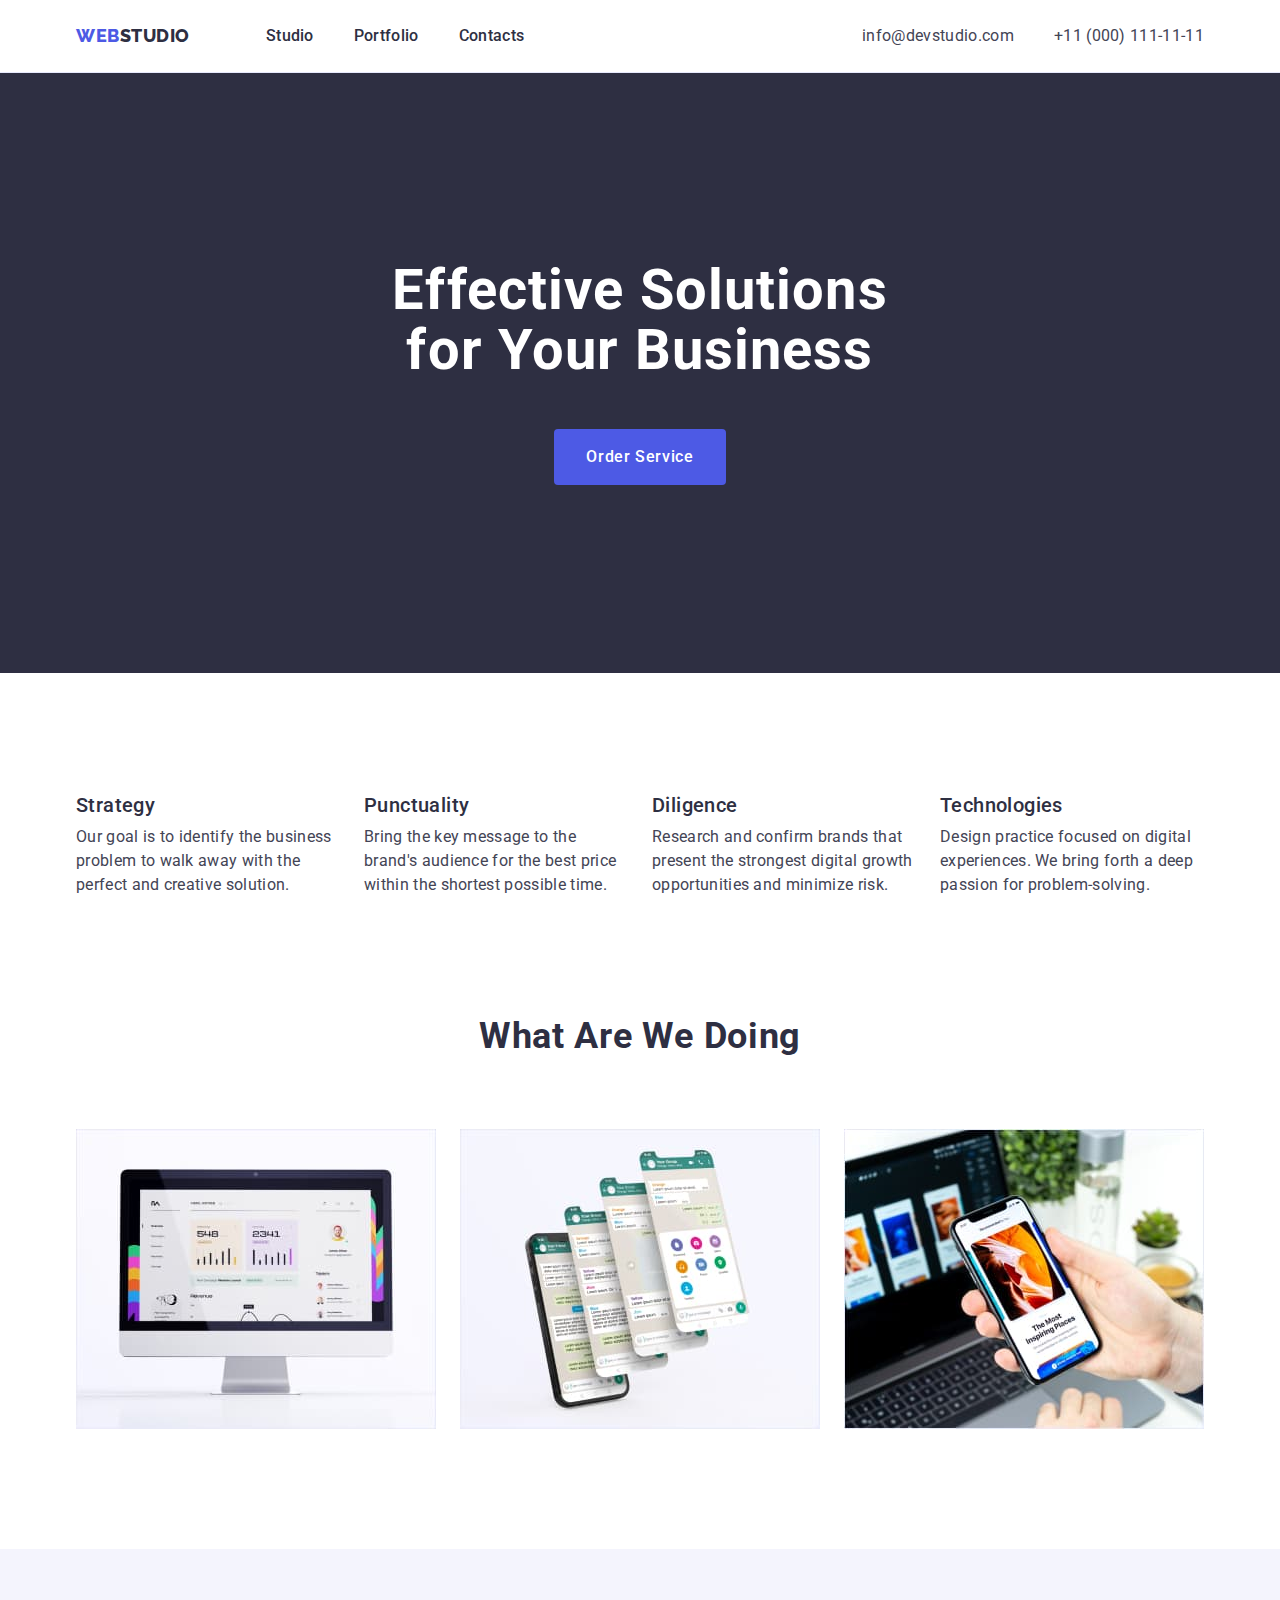
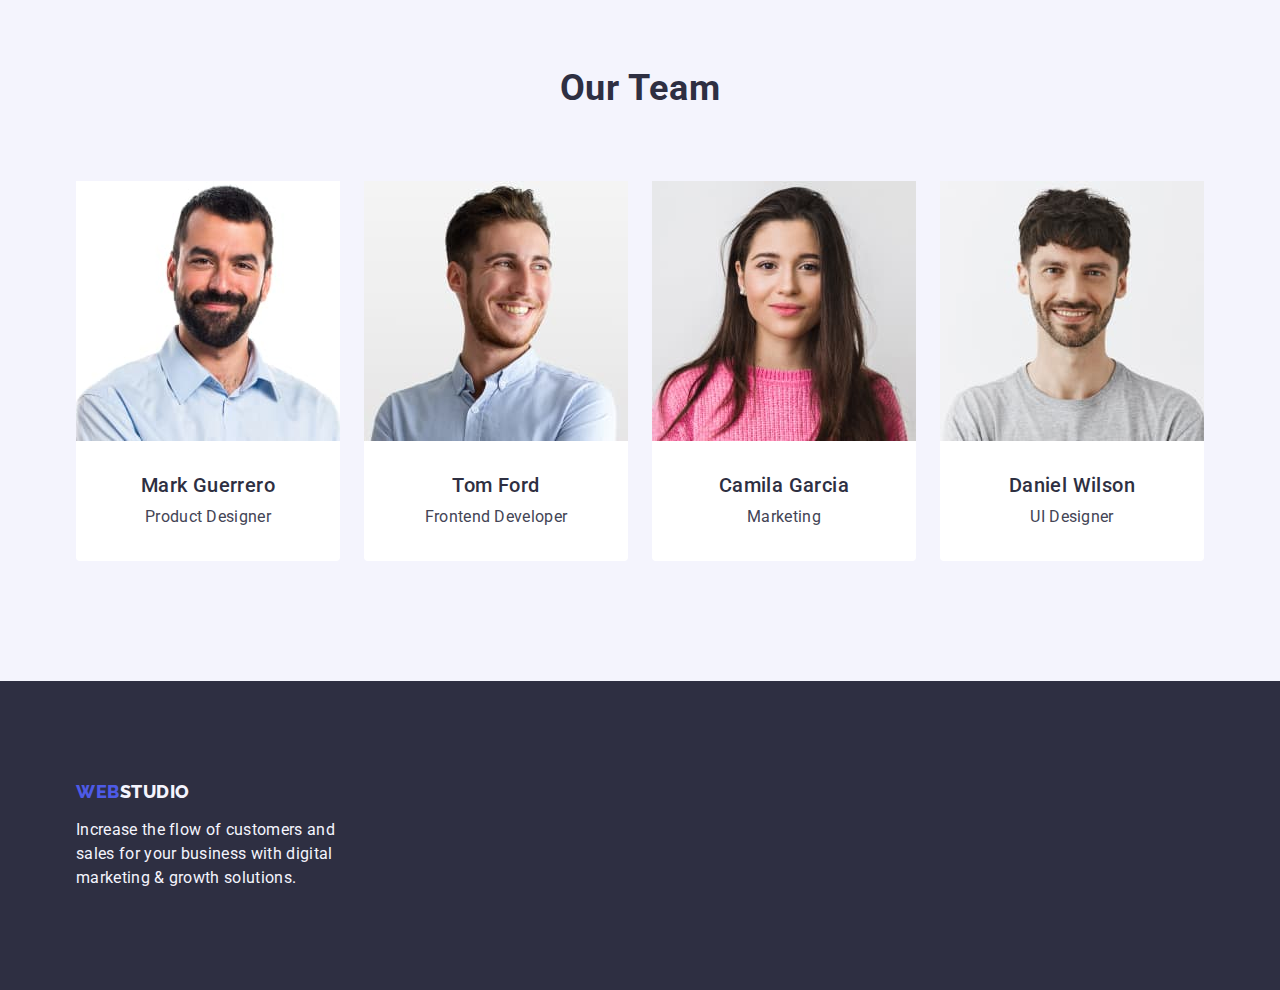
<file: index.html>
<!DOCTYPE html>
<html lang="en">
  <head>
    <meta charset="UTF-8" />
    <meta http-equiv="X-UA-Compatible" content="IE=edge" />
    <meta name="viewport" content="width=device-width, initial-scale=1.0" />
    <link rel="preconnect" href="https://fonts.googleapis.com" />
    <link rel="preconnect" href="https://fonts.gstatic.com" crossorigin />
    <link
      href="https://fonts.googleapis.com/css2?family=Raleway:wght@800&family=Roboto:wght@400;500;700;900&display=swap"
      rel="stylesheet"
    />
    <!-- Normalize -->
    <link
      rel="stylesheet"
      href="https://cdn.jsdelivr.net/npm/modern-normalize@2.0.0/modern-normalize.min.css"
    />
    <link rel="stylesheet" href="./css/style.css" />
    <title>WebStudio</title>
  </head>

  <body>
    <header class="header-style">
      <div class="container header-container">
        <nav class="header-nav">
          <a class="link logo-web" href="./index.html">
            Web<span class="logo-studio-dark">Studio</span>
          </a>
          <ul class="list header-list">
            <li><a class="link nav-links" href="./index.html">Studio</a></li>
            <li>
              <a class="link nav-links" href="./portfolio.html">Portfolio</a>
            </li>
            <li><a class="link nav-links" href="">Contacts</a></li>
          </ul>
        </nav>
        <address class="adress">
          <ul class="list contact-list">
            <li>
              <a class="link header-contacts" href="mailto:info@devstudio.com"
                >info@devstudio.com</a
              >
            </li>
            <li>
              <a class="link header-contacts" href="tel:+110001111111"
                >+11 (000) 111-11-11</a
              >
            </li>
          </ul>
        </address>
      </div>
    </header>

    <main>
      <!--main section   Effective Solutions for Your Business-->
      <section class="hero-section-style">
        <div class="container hero-section-conatiner">
          <h1 class="hero-title">Effective Solutions for Your Business</h1>
          <button class="hero-button" type="button">Order Service</button>
        </div>
      </section>

      <!--Section 2- our advantages-->
      <section class="section-advantages-style">
        <div class="container">
          <h2 class="visually-hidden">Our advantages</h2>
          <ul class="list advantages-list">
            <li class="advantages-list-card">
              <h3 class="card-titles">Strategy</h3>
              <p class="card-description">
                Our goal is to identify the business problem to walk away with
                the perfect and creative solution.
              </p>
            </li>
            <li class="advantages-list-card">
              <h3 class="card-titles">Punctuality</h3>
              <p class="card-description">
                Bring the key message to the brand's audience for the best price
                within the shortest possible time.
              </p>
            </li>
            <li class="advantages-list-card">
              <h3 class="card-titles">Diligence</h3>
              <p class="card-description">
                Research and confirm brands that present the strongest digital
                growth opportunities and minimize risk.
              </p>
            </li>
            <li class="advantages-list-card">
              <h3 class="card-titles">Technologies</h3>
              <p class="card-description">
                Design practice focused on digital experiences. We bring forth a
                deep passion for problem-solving.
              </p>
            </li>
          </ul>
        </div>
      </section>

      <!--Section 3 What are we doing-->
      <section class="section-what-style">
        <div class="container">
          <h2 class="section-titles title-what-are">What are we doing</h2>
          <ul class="list list-img-what">
            <li class="img-what-are-we-doing">
              <img
                src="./images_main_page/computer.jpg"
                alt="computer"
                height="300"
                width="360"
              />
            </li>
            <li class="img-what-are-we-doing">
              <img
                src="./images_main_page/phone.jpg"
                alt="phone"
                height="300"
                width="360"
              />
            </li>
            <li class="img-what-are-we-doing">
              <img
                src="./images_main_page/phone_in_hand.jpg"
                alt="phone in hand"
                height="300"
                width="360"
              />
            </li>
          </ul>
        </div>
      </section>

      <!--section 4 our team-->
      <section class="section-team-style">
        <div class="container">
          <h2 class="section-titles title-team">Our Team</h2>
          <ul class="list team-list">
            <li class="card">
              <img
                class="img-team"
                src="./images_main_page/mark_guerrero_product_des.jpg"
                alt="Mark Guerrero"
                height="260"
                width="264"
              />
              <div class="container team-names-container">
                <h3 class="card-titles team">Mark Guerrero</h3>
                <p class="card-description team">Product Designer</p>
              </div>
            </li>
            <li class="card">
              <img
                class="img-team"
                src="./images_main_page/tom_ford_frontend_dev.jpg"
                alt="Tom Ford"
                height="260"
                width="264"
              />
              <div class="container team-names-container">
                <h3 class="card-titles team">Tom Ford</h3>
                <p class="card-description team">Frontend Developer</p>
              </div>
            </li>
            <li class="card">
              <img
                class="img-team"
                src="./images_main_page/camila_garcia_Marketing.jpg"
                alt="Camila Garcia"
                height="260"
                width="264"
              />
              <div class="container team-names-container">
                <h3 class="card-titles team">Camila Garcia</h3>
                <p class="card-description team">Marketing</p>
              </div>
            </li>
            <li class="card">
              <img
                class="img-team"
                src="./images_main_page/daniel_wilson_ui_des.jpg"
                alt="Daniel Wilson"
                height="260"
                width="264"
              />
              <div class="container team-names-container">
                <h3 class="card-titles team">Daniel Wilson</h3>
                <p class="card-description team">UI Designer</p>
              </div>
            </li>
          </ul>
        </div>
      </section>
    </main>

    <!--footer-->
    <footer class="footer-style">
      <div class="container">
        <a class="link logo-web" href="./index.html"
          >Web<span class="logo-studio-light">Studio</span></a
        >
        <p class="footer-text">
          Increase the flow of customers and sales for your business with
          digital marketing & growth solutions.
        </p>
      </div>
    </footer>
  </body>
</html>
</file>
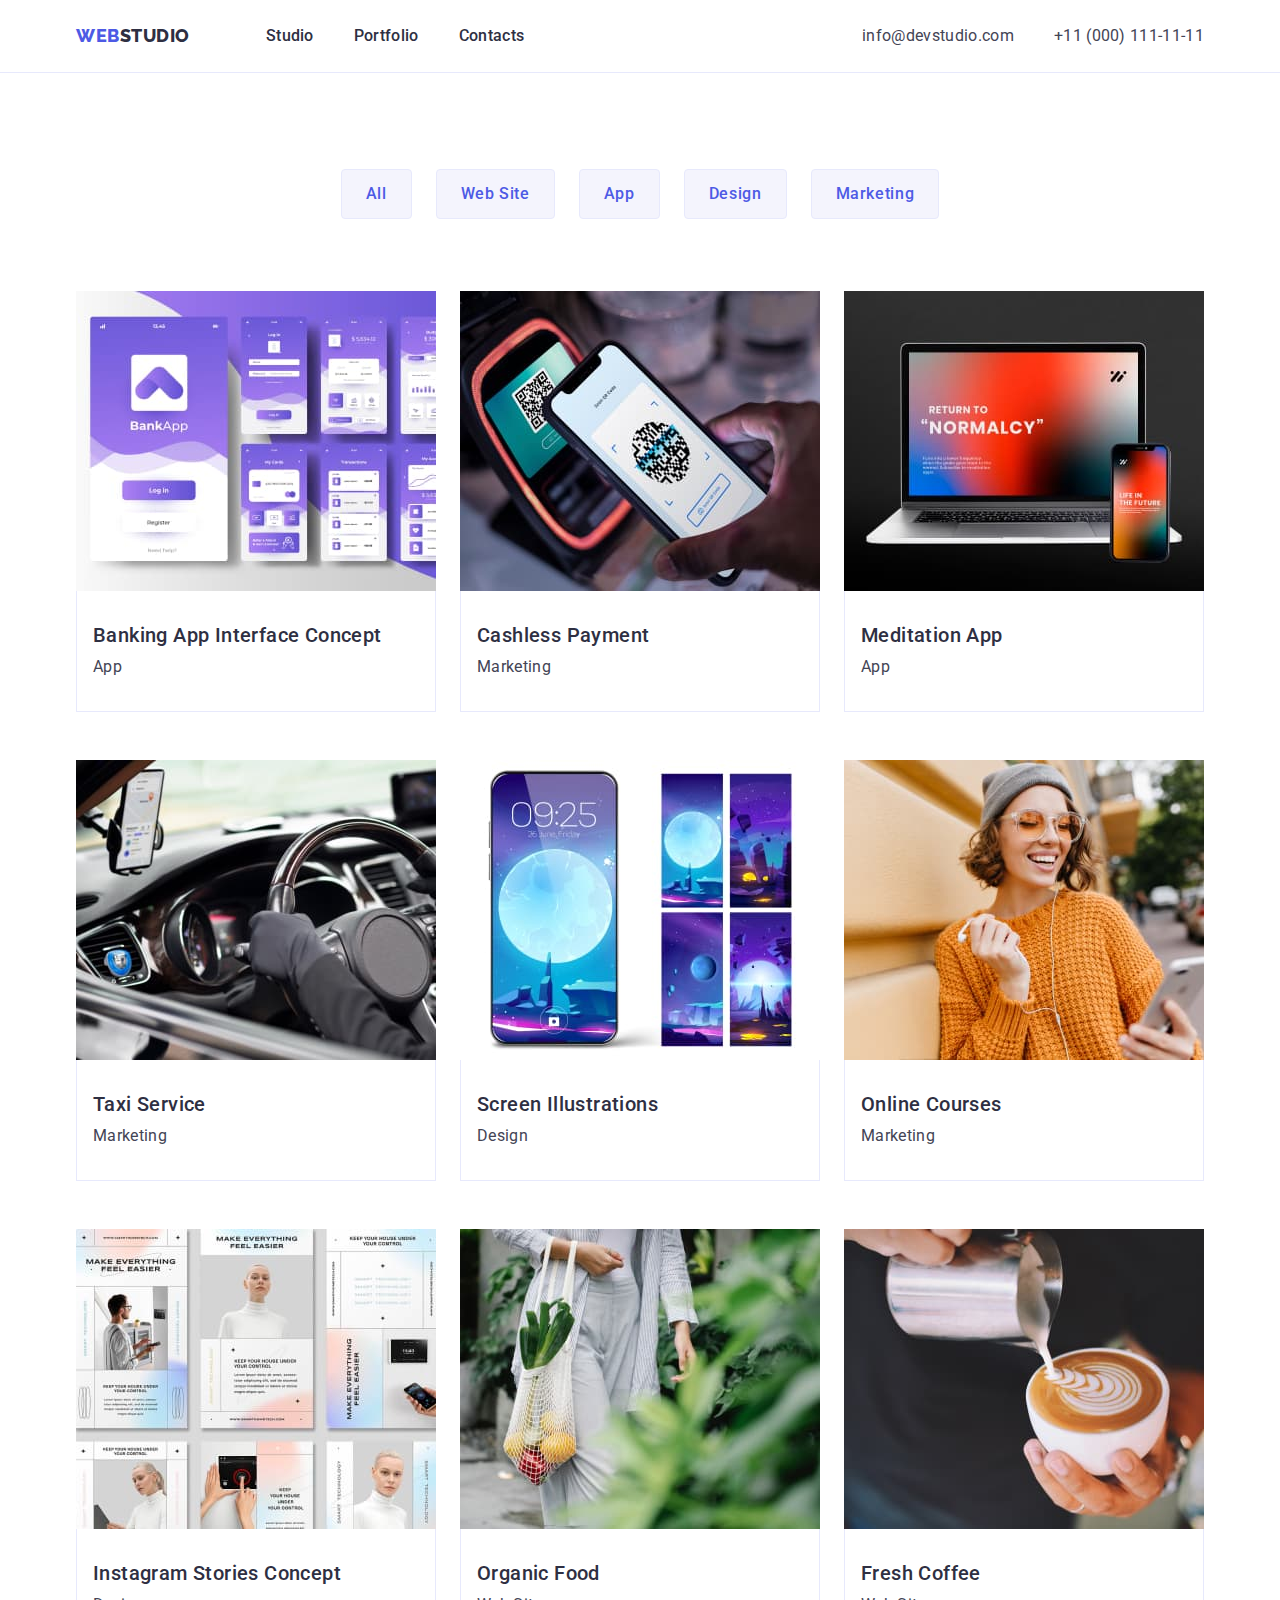
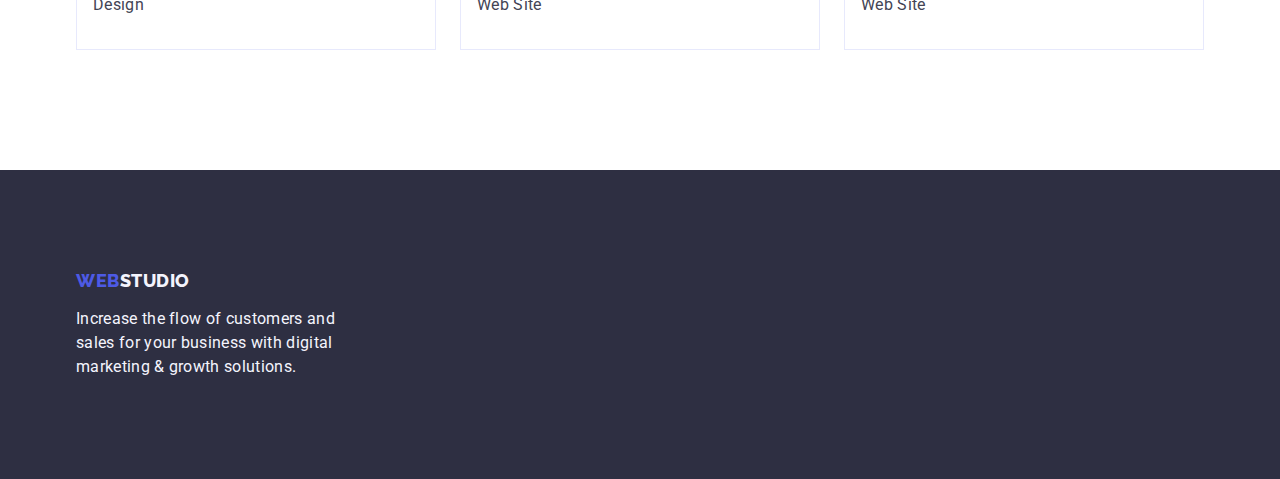
<file: portfolio.html>
<!DOCTYPE html>
<html lang="en">
  <head>
    <meta charset="UTF-8" />
    <meta http-equiv="X-UA-Compatible" content="IE=edge" />
    <meta name="viewport" content="width=device-width, initial-scale=1.0" />
    <link rel="preconnect" href="https://fonts.googleapis.com" />
    <link rel="preconnect" href="https://fonts.gstatic.com" crossorigin />
    <link
      href="https://fonts.googleapis.com/css2?family=Raleway:wght@800&family=Roboto:wght@400;500;700;900&display=swap"
      rel="stylesheet"
    />
    <!-- Normalize -->
    <link
      rel="stylesheet"
      href="https://cdn.jsdelivr.net/npm/modern-normalize@2.0.0/modern-normalize.min.css"
    />
    <link rel="stylesheet" href="./css/style.css" />
    <title>Portfolio-Web Studio</title>
  </head>

  <body>
    <header class="header-style">
      <div class="container header-container">
        <nav class="header-nav">
          <a class="link logo-web" href="./index.html">
            Web<span class="logo-studio-dark">Studio</span>
          </a>
          <ul class="list header-list">
            <li><a class="link nav-links" href="./index.html">Studio</a></li>
            <li>
              <a class="link nav-links" href="./portfolio.html">Portfolio</a>
            </li>
            <li><a class="link nav-links" href="">Contacts</a></li>
          </ul>
        </nav>
        <address class="adress">
          <ul class="list contact-list">
            <li>
              <a class="link header-contacts" href="mailto:info@devstudio.com"
                >info@devstudio.com</a
              >
            </li>
            <li>
              <a class="link header-contacts" href="tel:+110001111111"
                >+11 (000) 111-11-11</a
              >
            </li>
          </ul>
        </address>
      </div>
    </header>

    <main>
      <section class="section-projects-style">
        <div class="container">
          <h1 class="visually-hidden">Projects</h1>
          <!-- buttons-portfolio page -->

          <ul class="list btn-portfolio-list">
            <li>
              <button class="section-buttons" type="button">All</button>
            </li>
            <li>
              <button class="section-buttons" type="button">Web Site</button>
            </li>
            <li>
              <button class="section-buttons" type="button">App</button>
            </li>
            <li>
              <button class="section-buttons" type="button">Design</button>
            </li>
            <li>
              <button class="section-buttons" type="button">Marketing</button>
            </li>
          </ul>

          <!-- Projects-portfolio page -->
          <ul class="list projects-list">
            <li class="projects-cards">
              <a class="link"
                ><img
                  src="./images_portfolio_page/img-1-bank-app.jpg"
                  alt="Banking App Interface"
                  width="360"
                  height="300"
                />
                <div class="projects-name-container">
                  <h2 class="card-titles">Banking App Interface Concept</h2>
                  <p class="card-description">App</p>
                </div></a
              >
            </li>
            <li class="projects-cards">
              <a class="link" href=""
                ><img
                  src="./images_portfolio_page/img-2-scan.jpg"
                  alt="Cashless Payment"
                  width="360"
                  height="300"
                />
                <div class="projects-name-container">
                  <h2 class="card-titles">Cashless Payment</h2>
                  <p class="card-description">Marketing</p>
                </div></a
              >
            </li>
            <li class="projects-cards">
              <a class="link" href=""
                ><img
                  src="./images_portfolio_page/img-3-return.jpg"
                  alt="Phone and laptop"
                  width="360"
                  height="300"
                />
                <div class="projects-name-container">
                  <h2 class="card-titles">Meditation App</h2>
                  <p class="card-description">App</p>
                </div></a
              >
            </li>
            <li class="projects-cards">
              <a class="link" href=""
                ><img
                  src="./images_portfolio_page/img-4-car.jpg"
                  alt="Taxi"
                  width="360"
                  height="300"
                />
                <div class="projects-name-container">
                  <h2 class="card-titles">Taxi Service</h2>
                  <p class="card-description">Marketing</p>
                </div></a
              >
            </li>
            <li class="projects-cards">
              <a class="link" href=""
                ><img
                  src="./images_portfolio_page/img-5-phone.jpg"
                  alt="Screens"
                  width="360"
                  height="300"
                />
                <div class="projects-name-container">
                  <h2 class="card-titles">Screen Illustrations</h2>
                  <p class="card-description">Design</p>
                </div></a
              >
            </li>
            <li class="projects-cards">
              <a class="link" href=""
                ><img
                  src="./images_portfolio_page/img-6-girl.jpg"
                  alt="Girl with phone"
                  width="360"
                  height="300"
                />
                <div class="projects-name-container">
                  <h2 class="card-titles">Online Courses</h2>
                  <p class="card-description">Marketing</p>
                </div></a
              >
            </li>
            <li class="projects-cards">
              <a class="link" href=""
                ><img
                  src="./images_portfolio_page/img-7-storie.jpg"
                  alt="Instagram Stories"
                  width="360"
                  height="300"
                />
                <div class="projects-name-container">
                  <h2 class="card-titles">Instagram Stories Concept</h2>
                  <p class="card-description">Design</p>
                </div></a
              >
            </li>
            <li class="projects-cards">
              <a class="link" href=""
                ><img
                  src="./images_portfolio_page/img-8-food.jpg"
                  alt="Women with fruits"
                  width="360"
                  height="300"
                />
                <div class="projects-name-container">
                  <h2 class="card-titles">Organic Food</h2>
                  <p class="card-description">Web Site</p>
                </div></a
              >
            </li>
            <li class="projects-cards">
              <a class="link" href=""
                ><img
                  src="./images_portfolio_page/img-9-coffee.jpg"
                  alt="Coffee in cup"
                  width="360"
                  height="300"
                />
                <div class="projects-name-container">
                  <h2 class="card-titles">Fresh Coffee</h2>
                  <p class="card-description">Web Site</p>
                </div></a
              >
            </li>
          </ul>
        </div>
      </section>
    </main>

    <!--footer-->
    <footer class="footer-style">
      <div class="container">
        <a class="link logo-web" href="./index.html"
          >Web<span class="logo-studio-light">Studio</span></a
        >
        <p class="footer-text">
          Increase the flow of customers and sales for your business with
          digital marketing & growth solutions.
        </p>
      </div>
    </footer>
  </body>
</html>
</file>
<file: css/style.css>
*,
*::before,
*::after{
    box-sizing: border-box;
}





:root{
--primary-brand-color:#4D5AE5;
--primary-brand-color-text: #4D5AE5;
--dark-brand-color:#2E2F42;
--dark-brand-color-text: #2E2F42;
--body-text-color:#434455;
--background-body-color:#FFFFFF;
--header-background-color:#FFFFFF;
--light-text-color:#FFFFFF;
--light-section-color:#F4F4FD; 
--light-footer-text: #F4F4FD;
--logo-footer-color:#F4F4FD;
--active-color:#404BBF;
--buttons-boarders-color:#E7E9FC;
--background-card-color:#FFFFFF;
}
/* Reset */
h1,h2,h3,h4,h5,h6,p{
    margin: 0;
}

img{
    display: block;
    max-width: 100%;
}

ul,ol{
    list-style: none;
    margin:0;
    padding: 0;
}
a{
text-decoration: none;
font-style: normal;
color: currentColor;
}
.list{
    list-style: none;
}
.link {
    text-decoration: none;
}
/* Common styles */
.visually-hidden{
    position: absolute;
    width: 1px;
    height: 1px;
    margin: -1px;
    bottom: 0;
    padding: 0;
    white-space: nowrap;
    clip-path: inset(100%);
    clip:rect(0 0 0 0);
    overflow: hidden;
}

.container{
width: 1158px;
margin-left: auto;
margin-right: auto;
padding-left: 15px;
padding-right: 15px;
/* outline: 2px solid red; */

}

body{
margin: 0;
font-family:"Roboto", sans-serif;
font-weight: 400;
font-size:16px;
line-height: 1.5;
letter-spacing: 0.02em;
color:var(--body-text-color);
background-color: var(--background-body-color);
}
/* header styles */
.header-container{
    display: flex;
    justify-content: space-between;
}
.header-style{
    background-color:var(--header-background-color);
    padding-top: 24px;
        padding-bottom: 24px;
        border-bottom: 1px solid var(--buttons-boarders-color) ;
}
.header-nav{
    display: flex;
    align-items: center;
}
.logo-web{
color:var(--primary-brand-color-text);
font-family: 'Raleway', sans-serif;
    font-weight: 800;
    font-size: 18px;
    line-height: 1.17;
    letter-spacing: 0.03em;
    text-transform: uppercase;
    margin-right: 76px;
}
.logo-studio-dark{
    color:var(--dark-brand-color-text);
      
}

.logo-studio-light
{
    color: var(--logo-footer-color);
}
.nav-links{
    font-weight: 500;
    color: var(--dark-brand-color-text);
    padding-bottom: 24px;
    padding-top: 24px;

}

.header-list{
    display: flex;
    align-items: center;
    gap:40px;
}
.nav-links:hover,.nav-links:focus{
    color:var(--active-color);
}

.adress{
font-style: normal;
}

.contact-list{
    display: flex;
    align-items: center;
    gap:40px;
}
.header-contacts{
    color:currentColor; 
    padding-top: 24px;
    padding-bottom: 24px;
}
.header-contacts:hover,.header-contacts:focus{
    color:var(--active-color);
}
/* hero section */
.hero-section-conatiner{
display: flex;
flex-direction: column;
justify-content: center;
align-items: center;
gap:48px;
}

.hero-section-style{
    background-color: var(--dark-brand-color);
    padding-top: 188px;
    padding-bottom: 188px;
}

.hero-title{
    font-weight: 700;
    color: var(--light-text-color);
    font-size: 56px;
    line-height: 1.07;
    text-align: center;
    letter-spacing: 0.02em;
    max-width:496px;
    margin:auto;
}

.hero-button{
    font-family: inherit;
    background-color: var(--primary-brand-color);
    letter-spacing: 0.04;
    font-weight: 500;
    font-size: 16px;
    line-height: 1.5;
    letter-spacing: 0.04em;
    color:var(--light-text-color);
    cursor: pointer;
    border-radius: 4px;
    padding: 16px 32px;
    border: 0;
    min-width: 169px;
}

.hero-button:hover, .hero-button:focus{
background-color: var(--active-color);
}
/* section styles */

.advantages-list{
    display: flex;
    justify-content: space-between;
    gap:24px;
}
.advantages-list-card{
    width: calc((100% - 72px) / 4);
}
.advantages-list-card .card-titles{
margin-bottom: 8px;
}

.title-what-are{
margin-bottom: 72px;
}
.section-advantages-style{
    padding:120px 0;
}

.section-what-style{
padding-top: 0px;
padding-bottom: 120px;
}
.list-img-what{
display: flex;
gap:24px;
}
.img-what-are-we-doing{
    width: calc((100% - 48px) / 3);
}
.section-projects-style{
    padding-top: 96px;
    padding-bottom: 120px;
}

.title-team{
    margin-bottom: 72px;
}
.team-list{
    display: flex;
    gap:24px;
    flex-wrap: wrap;
}
.team-list .card{
width: calc((100%-3*24px)/4);
border-radius: 0px 0px 4px 4px;
}

.section-titles{
    font-weight: 700;
    font-size: 36px;
    line-height: 1.11;
    text-align: center;
    letter-spacing: 0.02em;
    text-transform: capitalize;
    color:var(--dark-brand-color-text);
}
.card-titles{
color:var(--dark-brand-color-text);
font-weight: 500;
font-size:20px;
line-height: 1.2;
letter-spacing: 0.02em;
}
.card{
    background-color: var(--background-card-color);
}
.card-titles.team{
    text-align: center;
    margin-bottom: 8px;
    }
.team-names-container{
    padding: 32px 16px;
    width: 264px;
    display: flex;
    flex-direction: column;
    
}
.img-team{
}
.team-list .card{
    width: 264px;
}
.card-description.team {
    text-align: center;
}

.section-team-style{
    background-color: var(--light-section-color);
    padding-top: 120px;
        padding-bottom: 120px;
}
/* section buttons */
.section-buttons{
    font-family: "Roboto",sans-serif;
    font-weight: 500;
    font-size: 16px;
    line-height: 1.5;
    letter-spacing: 0.04em;
    color:var(--primary-brand-color);
    background-color: var(--light-section-color);
    cursor: pointer;
    padding: 12px 24px;
    border: 1px solid var(--buttons-boarders-color);
    border-radius: 4px;
}

.btn-portfolio-list{
    display: flex;
    gap: 24px;
    justify-content: center;
    margin-bottom:72px;
}

.section-buttons:hover, .section-buttons:focus{
    color:var(--light-text-color);
    background-color: var(--active-color);
    border:1px solid transparent;
}

.projects-list{
    display: flex;
    column-gap:24px;
    row-gap:48px;
    flex-wrap: wrap;
    }

.projects-cards{
width: calc((100% - 48px) / 3);
}

.projects-name-container{
    border:1px solid var(--buttons-boarders-color);
    padding: 32px 16px;
    border-top: 0;
}
.projects-name-container .card-titles{
    margin-bottom: 8px;
}




/* footer */
.footer-style {
    background-color: var(--dark-brand-color);
    padding-top: 100px;
        padding-bottom: 100px;
}
.footer-style .logo-web{
    display: inline-block;
    margin-bottom: 16px;
    }
.footer-text {
    color: var(--light-footer-text);
    max-width: 264px;
}
</file>
